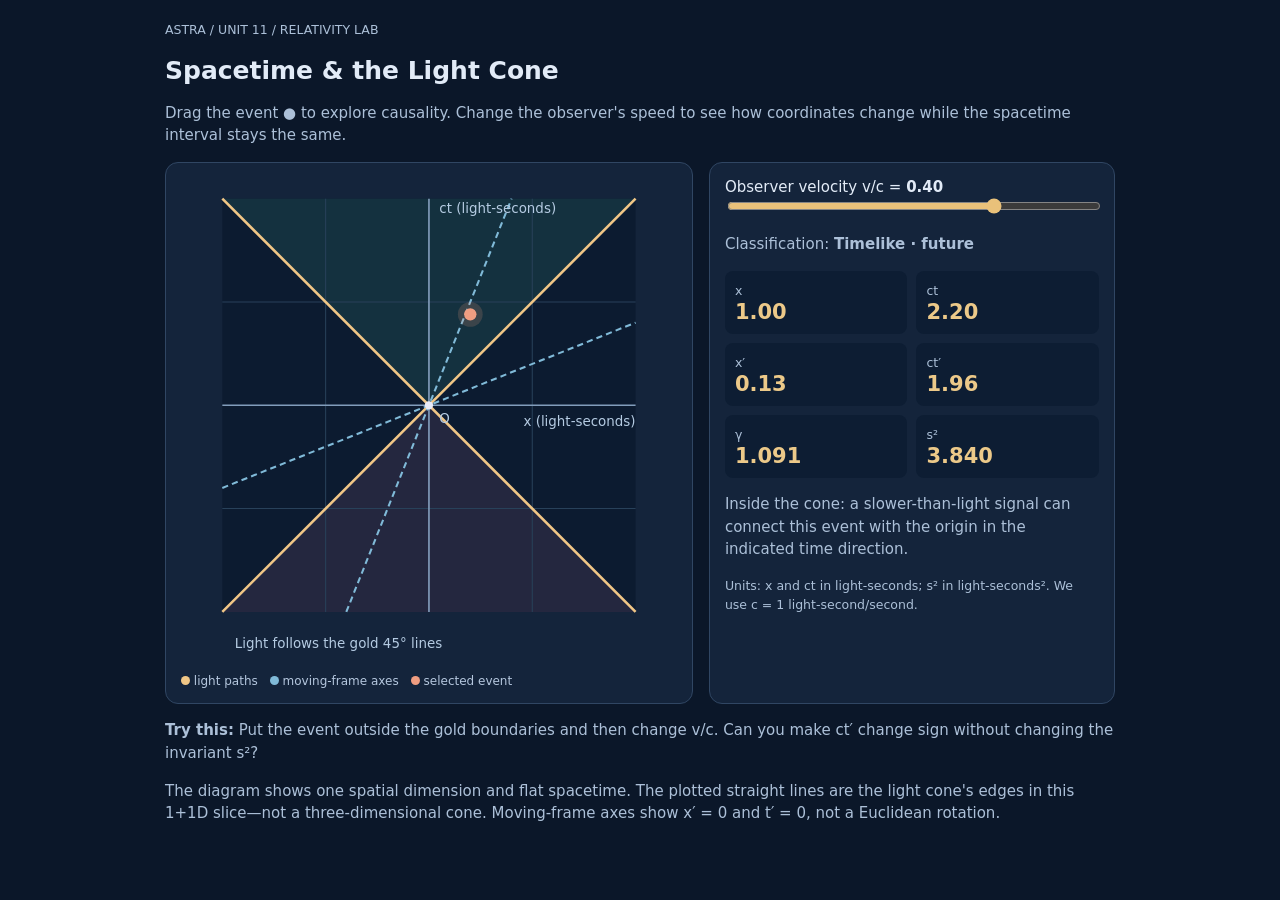
<file: models/light-cone.html>
<!doctype html><html lang="en"><head><meta charset="utf-8"><meta name="viewport" content="width=device-width,initial-scale=1"><title>ASTRA · Light Cone</title><style>
:root{color-scheme:dark}body{margin:0;background:#0b1729;color:#e2ebf7;font:15px system-ui,sans-serif}.wrap{max-width:950px;margin:auto;padding:20px}h1{font-size:25px}.layout{display:grid;grid-template-columns:1.3fr 1fr;gap:16px}.panel{background:#14243b;border:1px solid #304663;border-radius:13px;padding:15px}svg{display:block;width:100%;touch-action:none;cursor:crosshair}input{accent-color:#e9c17a;width:100%}.values{display:grid;grid-template-columns:1fr 1fr;gap:9px}.data{background:#0d1d33;border-radius:8px;padding:10px;overflow-wrap:anywhere}.data strong{display:block;font-size:21px;color:#ecc989}.note,p,small{color:#acc0d8;line-height:1.52}.legend{display:flex;gap:12px;flex-wrap:wrap;font-size:12px;color:#b5c7de}.c{display:inline-block;width:9px;height:9px;border-radius:50%}a{color:#a5cafa}@media(max-width:700px){.layout{grid-template-columns:1fr}.wrap{padding:10px}}</style></head><body><div class="wrap"><small>ASTRA / UNIT 11 / RELATIVITY LAB</small><h1>Spacetime & the Light Cone</h1><p>Drag the event ● to explore causality. Change the observer's speed to see how coordinates change while the spacetime interval stays the same.</p><div class="layout"><div class="panel"><svg id="diagram" viewBox="0 0 480 480" aria-label="Spacetime x versus ct diagram. Drag event to classify causality.">
<rect x="40" y="20" width="400" height="400" fill="#0c1b30"/><path d="M240 220L40 20H440Z" fill="#2a6d6a" opacity=".27"/><path d="M240 220L40 420H440Z" fill="#7d5473" opacity=".22"/>
<g stroke="#28415a" stroke-width="1"><path d="M40 120H440 M40 320H440 M140 20V420 M340 20V420"/></g><g stroke="#829dbb" stroke-width="1.6"><path d="M40 220H440 M240 20V420"/></g>
<g stroke="#f0c686" stroke-width="2.5"><path d="M40 420L440 20 M40 20L440 420"/></g>
<g id="movingAxes" stroke="#80bad8" stroke-width="2" stroke-dasharray="6 4"><path id="timeAxis"/><path id="spaceAxis"/></g>
<circle cx="240" cy="220" r="4" fill="#e8ebf8"/><g id="event" style="cursor:grab"><circle r="12" fill="#ef9d81" opacity=".18"/><circle r="6" fill="#ef9d81"/></g>
<g fill="#b5cbe2" font-size="13"><text x="440" y="240" text-anchor="end">x (light-seconds)</text><text x="250" y="34">ct (light-seconds)</text><text x="250" y="237">O</text><text x="52" y="455">Light follows the gold 45° lines</text></g></svg>
<div class="legend"><span><i class="c" style="background:#f0c686"></i> light paths</span><span><i class="c" style="background:#80bad8"></i> moving-frame axes</span><span><i class="c" style="background:#ef9d81"></i> selected event</span></div></div>
<div class="panel"><label for="beta">Observer velocity v/c = <strong id="betaText">0.40</strong></label><input id="beta" type="range" min="-0.90" max="0.90" value="0.40" step="0.01"><p>Classification: <strong id="classification">Timelike · future</strong></p><div class="values"><div class="data"><small>x</small><strong id="xval"></strong></div><div class="data"><small>ct</small><strong id="ctval"></strong></div><div class="data"><small>x′</small><strong id="xpval"></strong></div><div class="data"><small>ct′</small><strong id="ctpval"></strong></div><div class="data"><small>γ</small><strong id="gamma"></strong></div><div class="data"><small>s²</small><strong id="interval"></strong></div></div><p id="explain" class="note"></p><small>Units: x and ct in light-seconds; s² in light-seconds². We use c = 1 light-second/second.</small></div></div><p><strong>Try this:</strong> Put the event outside the gold boundaries and then change v/c. Can you make ct′ change sign without changing the invariant s²?</p><p class="note">The diagram shows one spatial dimension and flat spacetime. The plotted straight lines are the light cone's edges in this 1+1D slice—not a three-dimensional cone. Moving-frame axes show x′ = 0 and t′ = 0, not a Euclidean rotation.</p></div>
<script>
const svg=document.querySelector('#diagram'),evt=document.querySelector('#event'),betaSlider=document.querySelector('#beta');let x=1.0,ct=2.2;const $=id=>document.getElementById(id);function update(){let b=+betaSlider.value,g=1/Math.sqrt(1-b*b),xp=g*(x-b*ct),ctp=g*(ct-b*x),s2=ct*ct-x*x;const eps=1e-7;let kind=Math.abs(s2)<eps?'Lightlike':s2>0?'Timelike':'Spacelike';let direction=ct>0?'future':ct<0?'past':'simultaneous';$('betaText').textContent=b.toFixed(2);$('classification').textContent=kind+(kind!=='Spacelike'?' · '+direction:'');$('xval').textContent=x.toFixed(2);$('ctval').textContent=ct.toFixed(2);$('xpval').textContent=xp.toFixed(2);$('ctpval').textContent=ctp.toFixed(2);$('gamma').textContent=g.toFixed(3);$('interval').textContent=s2.toFixed(3);$('explain').textContent=kind==='Spacelike'?'Outside the cone: no causal signal traveling at or below c can connect this event with the origin.':kind==='Lightlike'?'On the boundary: light can connect this event with the origin.':'Inside the cone: a slower-than-light signal can connect this event with the origin in the indicated time direction.';evt.setAttribute('transform',`translate(${240+x*40},${220-ct*40})`);
// x'=0 -> x=βct; ct'=0 -> ct=βx. Extended graph lines.
$('timeAxis').setAttribute('d',`M${240-200*b} 420L${240+200*b} 20`);$('spaceAxis').setAttribute('d',`M40 ${220+200*b}L440 ${220-200*b}`);
}function move(e){const pt=svg.createSVGPoint();pt.x=e.clientX;pt.y=e.clientY;const transform=svg.getScreenCTM();if(!transform)return;const p=pt.matrixTransform(transform.inverse());x=Math.max(-5,Math.min(5,(p.x-240)/40));ct=Math.max(-5,Math.min(5,(220-p.y)/40));update()}
let dragging=false;svg.addEventListener('pointerdown',e=>{dragging=true;svg.setPointerCapture(e.pointerId);move(e)});svg.addEventListener('pointermove',e=>{if(dragging)move(e)});svg.addEventListener('pointerup',()=>dragging=false);svg.addEventListener('pointercancel',()=>dragging=false);betaSlider.addEventListener('input',update);update();
</script></body></html>
</file>
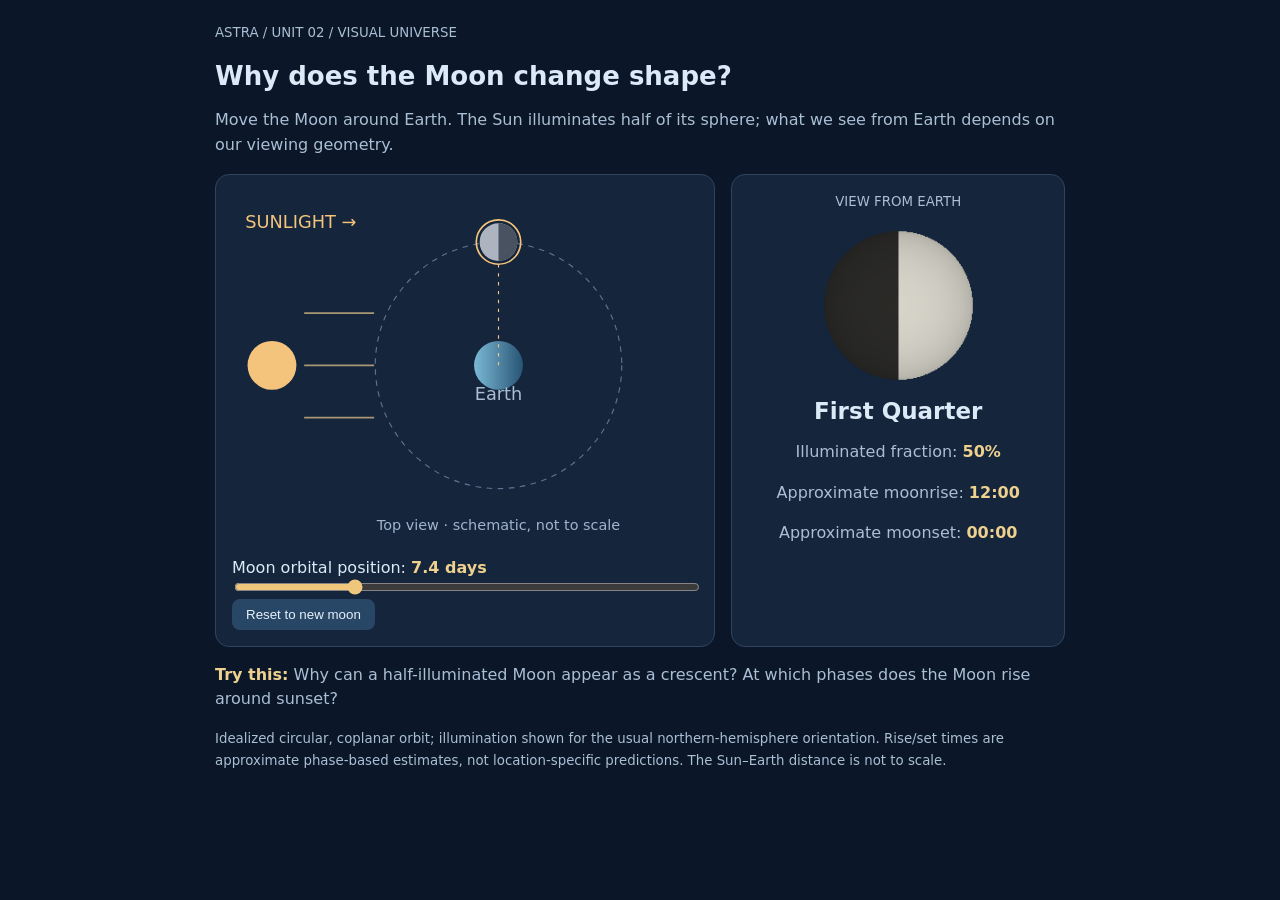
<file: models/lunar-phases.html>
<!doctype html><html lang="en"><head><meta charset="utf-8"><meta name="viewport" content="width=device-width,initial-scale=1"><title>ASTRA · Lunar Phases</title><style>
:root{color-scheme:dark}body{margin:0;background:#0b1729;color:#dce9f7;font:16px system-ui,sans-serif}.wrap{max-width:850px;margin:auto;padding:22px}h1{font-size:26px}p,small{color:#aabed4;line-height:1.55}.layout{display:grid;grid-template-columns:1.5fr 1fr;gap:16px}.panel{background:#15253b;border:1px solid #30435f;border-radius:14px;padding:16px}svg{width:100%;height:auto;display:block}.sun{fill:#f4c47d}input{width:100%;accent-color:#eec77c}strong{color:#efd18f}.value{font-size:23px;font-weight:bold}.moon{display:block;width:165px;height:165px;margin:10px auto}button{background:#284766;color:#e8f0fa;border:0;border-radius:8px;padding:8px 14px;cursor:pointer}a{color:#a7d2f6}@media(max-width:650px){.layout{grid-template-columns:1fr}.wrap{padding:12px}}</style></head><body><div class="wrap"><small>ASTRA / UNIT 02 / VISUAL UNIVERSE</small><h1>Why does the Moon change shape?</h1><p>Move the Moon around Earth. The Sun illuminates half of its sphere; what we see from Earth depends on our viewing geometry.</p><div class="layout"><div class="panel"><svg viewBox="0 0 420 330" role="img" aria-label="Top-down Sun, Earth and Moon diagram">
<defs><linearGradient id="earthG"><stop stop-color="#7ab9d5"/><stop offset="1" stop-color="#285474"/></linearGradient></defs>
<text x="12" y="33" fill="#f4c47d">SUNLIGHT →</text><circle cx="36" cy="157" r="22" fill="#f4c47d"/><g stroke="#e9c88b" stroke-width="1.6" opacity=".7"><path d="M65 110 H128 M65 157 H128 M65 204 H128"/></g>
<circle cx="240" cy="157" r="111" fill="none" stroke="#5d7695" stroke-dasharray="5 5"/><circle cx="240" cy="157" r="22" fill="url(#earthG)"/><text x="240" y="188" fill="#a9bed5" text-anchor="middle">Earth</text>
<path id="sunSide" d="" fill="none"/><line id="viewline" x1="240" y1="157" stroke="#f5c780" stroke-dasharray="3 5"/><g id="moonMarker"><circle r="17" fill="#adb4bf"/><path d="M0 -17 A17 17 0 0 1 0 17 Z" fill="#485261"/><circle r="20" stroke="#f4c47d" fill="none" stroke-width="1.5"/></g>
<text x="240" y="305" text-anchor="middle" fill="#9fb5cf" font-size="13">Top view · schematic, not to scale</text></svg>
<label for="phase">Moon orbital position: <strong id="day">0.0 days</strong></label><input id="phase" type="range" min="0" max="360" value="90" step="1"><button id="reset">Reset to new moon</button></div>
<div class="panel" style="text-align:center"><small>VIEW FROM EARTH</small><canvas class="moon" id="appearance" width="180" height="180" role="img" aria-label="Simulated illuminated lunar disk"></canvas><div class="value" id="name">First Quarter</div><p>Illuminated fraction: <strong id="fraction">50%</strong></p><p>Approximate moonrise: <strong id="rise">12:00</strong></p><p>Approximate moonset: <strong id="set">00:00</strong></p></div></div>
<p><strong>Try this:</strong> Why can a half-illuminated Moon appear as a crescent? At which phases does the Moon rise around sunset?</p><small>Idealized circular, coplanar orbit; illumination shown for the usual northern-hemisphere orientation. Rise/set times are approximate phase-based estimates, not location-specific predictions. The Sun–Earth distance is not to scale.</small></div>
<script>
const slider=document.querySelector('#phase'),canvas=document.querySelector('#appearance'),ctx=canvas.getContext('2d');
const phases=['New Moon','Waxing Crescent','First Quarter','Waxing Gibbous','Full Moon','Waning Gibbous','Last Quarter','Waning Crescent','New Moon'];
function clock(h){const hr=((Math.round(h)%24)+24)%24;return String(hr).padStart(2,'0')+':00'}
function render(){const deg=Number(slider.value),a=deg*Math.PI/180;const x=240-111*Math.cos(a),y=157-111*Math.sin(a);document.querySelector('#moonMarker').setAttribute('transform',`translate(${x} ${y})`);const l=document.querySelector('#viewline');l.setAttribute('x2',x);l.setAttribute('y2',y);
const image=ctx.createImageData(180,180);for(let py=0;py<180;py++)for(let px=0;px<180;px++){const nx=(px-89.5)/81,ny=(py-89.5)/81,r2=nx*nx+ny*ny,j=(py*180+px)*4;if(r2>1){image.data[j+3]=0;continue;}const nz=Math.sqrt(1-r2);const illumination=Math.sin(a)*nx-Math.cos(a)*nz;const lit=illumination>=0;let shade=lit?214:42;const limb=.8+.2*nz;shade*=limb;image.data[j]=Math.round(shade);image.data[j+1]=Math.round(shade*.99);image.data[j+2]=Math.round(shade*.94);image.data[j+3]=255;}ctx.putImageData(image,0,0);
const frac=(1-Math.cos(a))/2;let index=Math.round(deg/45);document.querySelector('#name').textContent=phases[index];document.querySelector('#fraction').textContent=Math.round(100*frac)+'%';document.querySelector('#day').textContent=(29.5*deg/360).toFixed(1)+' days';document.querySelector('#rise').textContent=clock(6+deg/15);document.querySelector('#set').textContent=clock(18+deg/15);
}slider.addEventListener('input',render);document.querySelector('#reset').addEventListener('click',()=>{slider.value=0;render()});render();
</script></body></html>
</file>
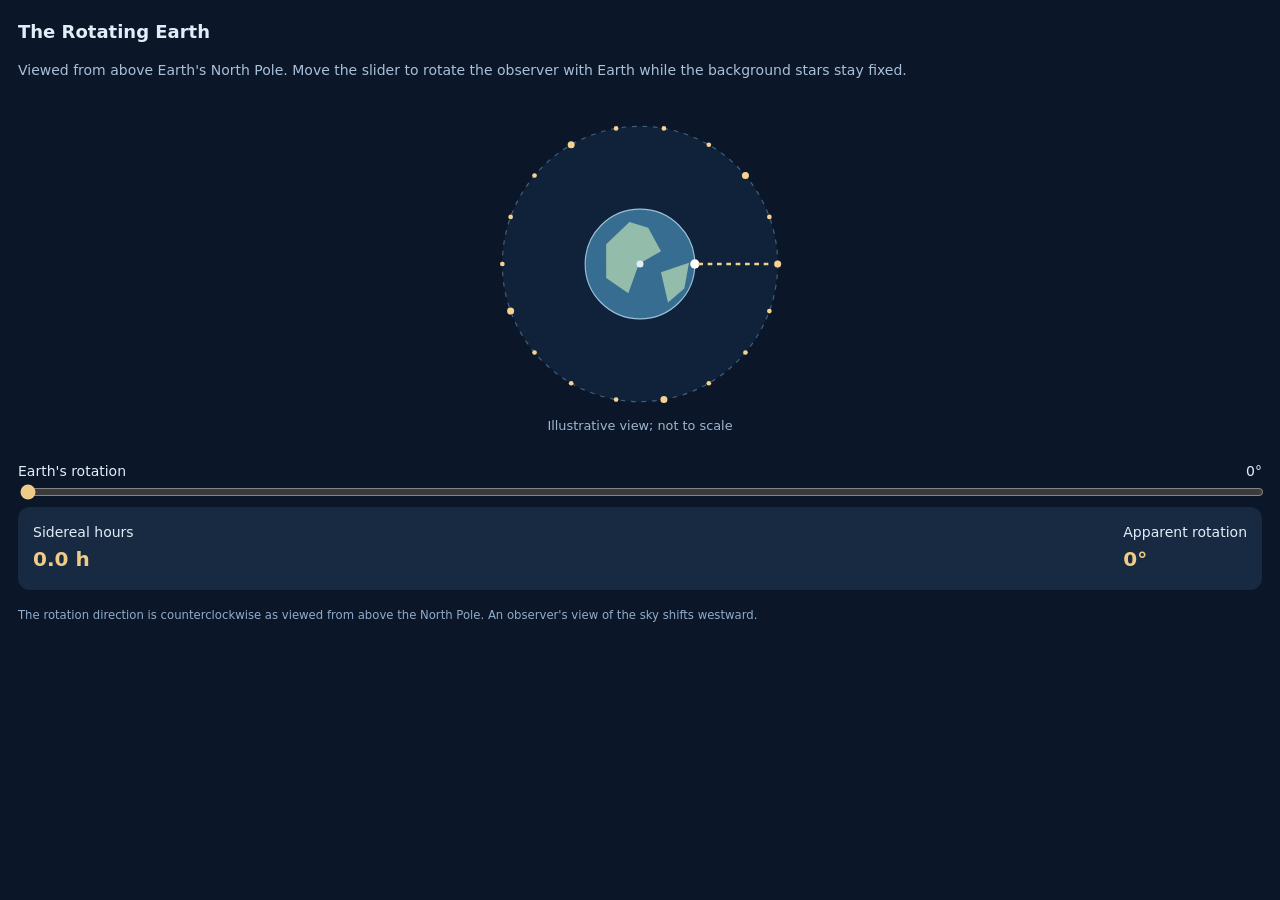
<file: models/rotating-earth.html>
<!doctype html><html lang="en"><head><meta charset="utf-8"><meta name="viewport" content="width=device-width,initial-scale=1"><title>Earth's rotation — ASTRA</title><style>*{box-sizing:border-box}body{margin:0;padding:18px;background:#0b1729;color:#e2edf9;font:14px/1.55 system-ui,sans-serif}h2{font-size:18px;margin:0 0 4px}p{color:#a9c0d9}svg{display:block;width:100%;max-height:350px}input{width:100%;accent-color:#efcb88}.numbers{display:flex;justify-content:space-between;background:#182a42;padding:15px;border-radius:12px;gap:10px}strong{color:#efcb88;font-size:20px;display:block}label{display:flex;justify-content:space-between;margin-top:15px}small{color:#91abc8}</style></head><body><h2>The Rotating Earth</h2><p>Viewed from above Earth's North Pole. Move the slider to rotate the observer with Earth while the background stars stay fixed.</p><svg viewBox="0 0 360 300" role="img" aria-label="Earth rotating among fixed stars"><circle cx="180" cy="144" r="118" fill="#102239" stroke="#435f7c" stroke-dasharray="4 5"/><g id="stars"></g><g id="earth"><circle cx="180" cy="144" r="47" fill="#376d90" stroke="#99c1d8"/><path d="M151 127l20 -19 16 5 11 20 -19 11 -9 25 -19 -13zM198 151l24 -8 -4 22 -14 12z" fill="#93bcaa"/><circle cx="227" cy="144" r="4" fill="#fff"/><path d="M230 144H291" stroke="#f1d18c" stroke-dasharray="4 4" stroke-width="2"/></g><circle cx="180" cy="144" r="3" fill="#e3ecf7"/><text x="180" y="286" text-anchor="middle" font-size="11" fill="#9fb6cf">Illustrative view; not to scale</text></svg><label for="angle">Earth's rotation <span id="angleText">0°</span></label><input type="range" id="angle" min="0" max="360" value="0" step="5"><div class="numbers"><div>Sidereal hours<strong id="hours">0.0 h</strong></div><div>Apparent rotation<strong id="apparent">0°</strong></div></div><p><small>The rotation direction is counterclockwise as viewed from above the North Pole. An observer's view of the sky shifts westward.</small></p><script>const ns='http://www.w3.org/2000/svg',stars=document.getElementById('stars');for(let i=0;i<18;i++){const t=i*2*Math.PI/18;const c=document.createElementNS(ns,'circle');c.setAttribute('cx',180+118*Math.cos(t));c.setAttribute('cy',144+118*Math.sin(t));c.setAttribute('r',i%4===0?3:2);c.setAttribute('fill','#f4d391');stars.append(c)}function update(){let d=+document.getElementById('angle').value;document.getElementById('earth').setAttribute('transform',`rotate(${-d} 180 144)`);document.getElementById('angleText').textContent=d+'°';document.getElementById('hours').textContent=(d/15).toFixed(1)+' h';document.getElementById('apparent').textContent=d+'°'}document.getElementById('angle').addEventListener('input',update);update();</script></body></html>
</file>
